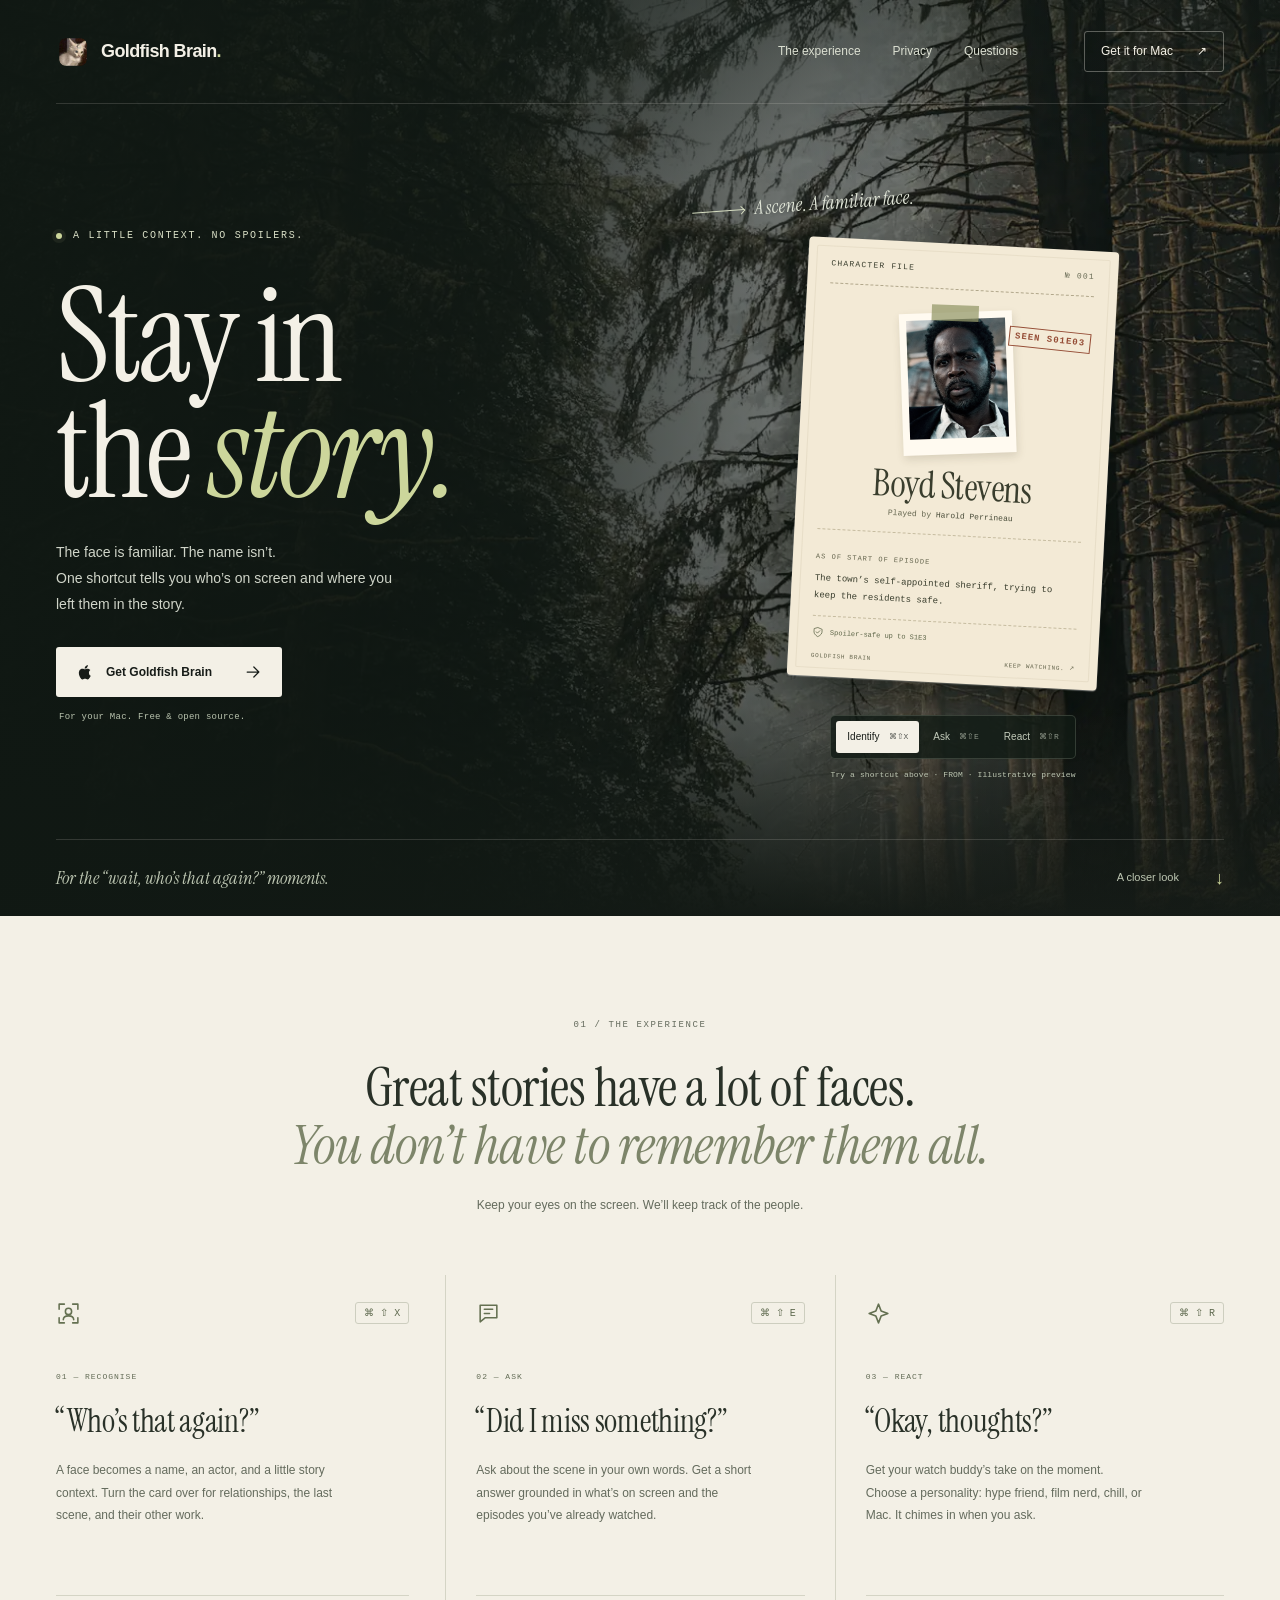
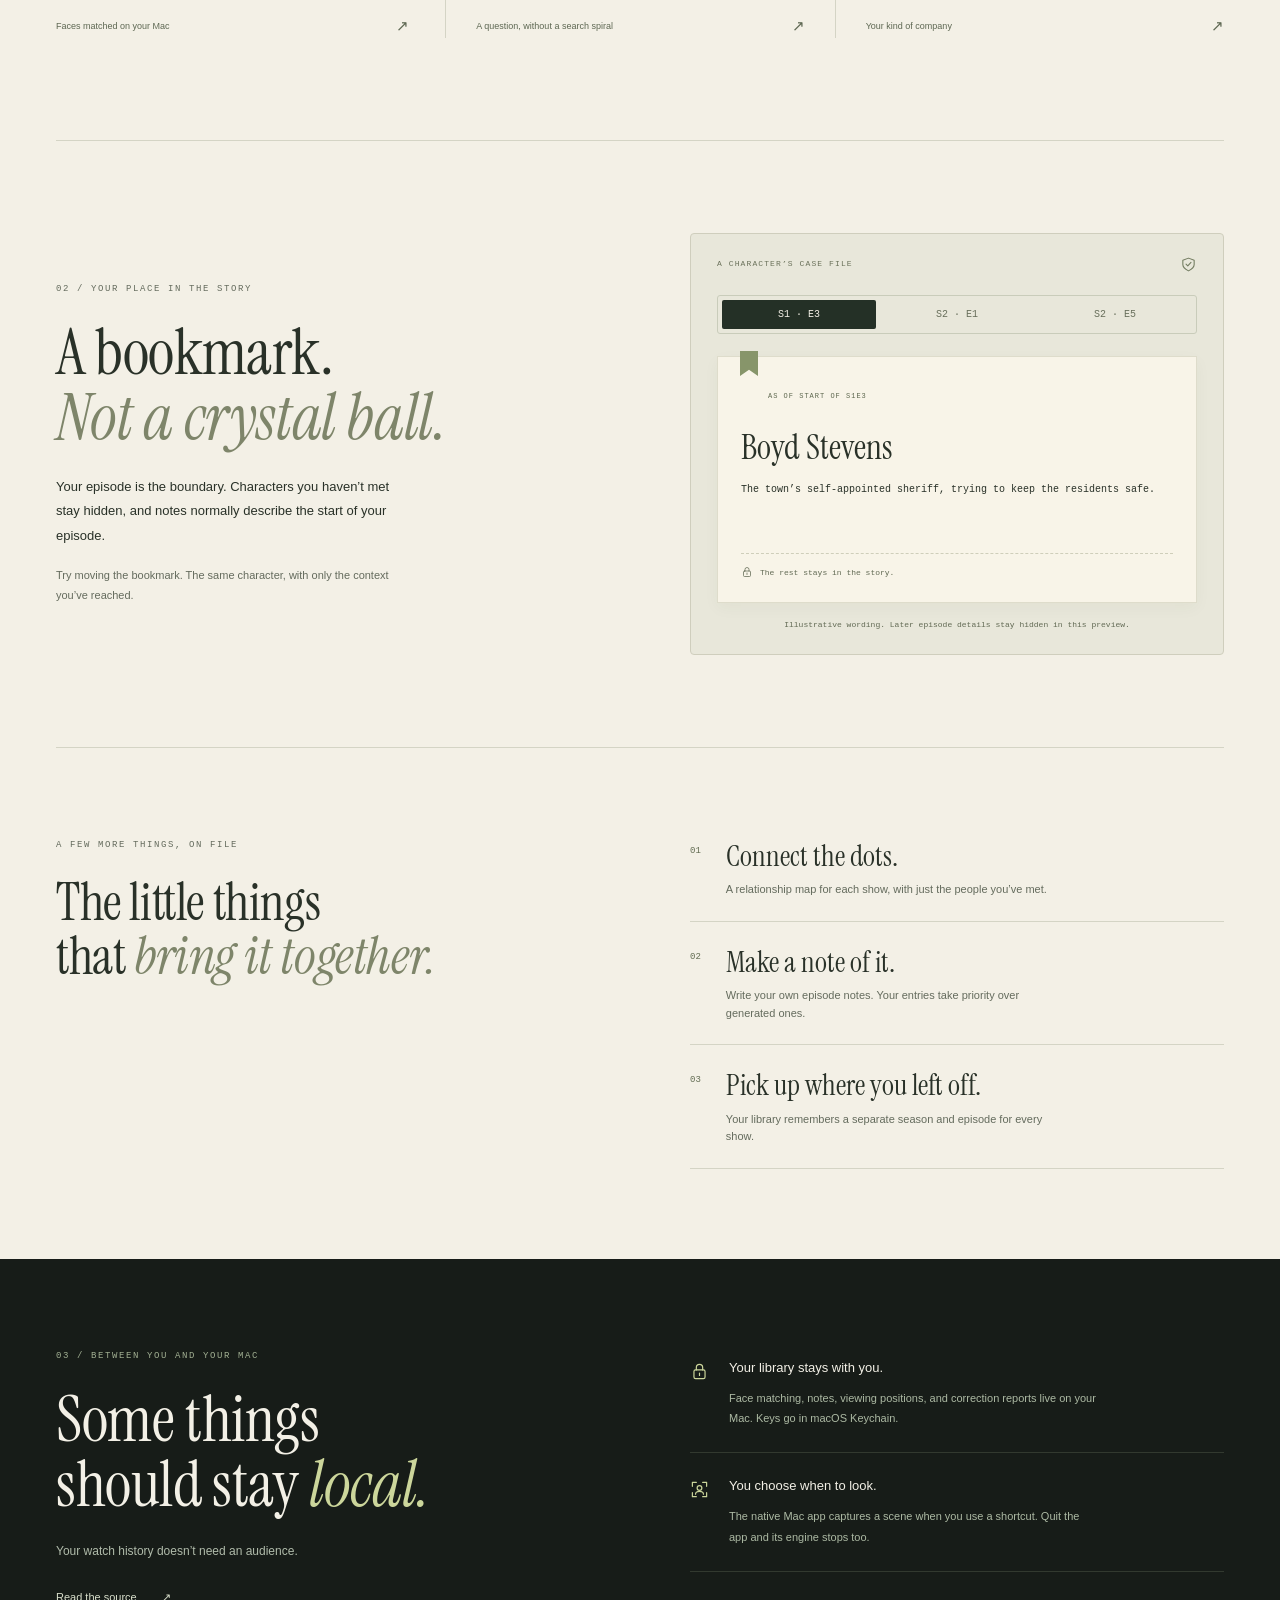
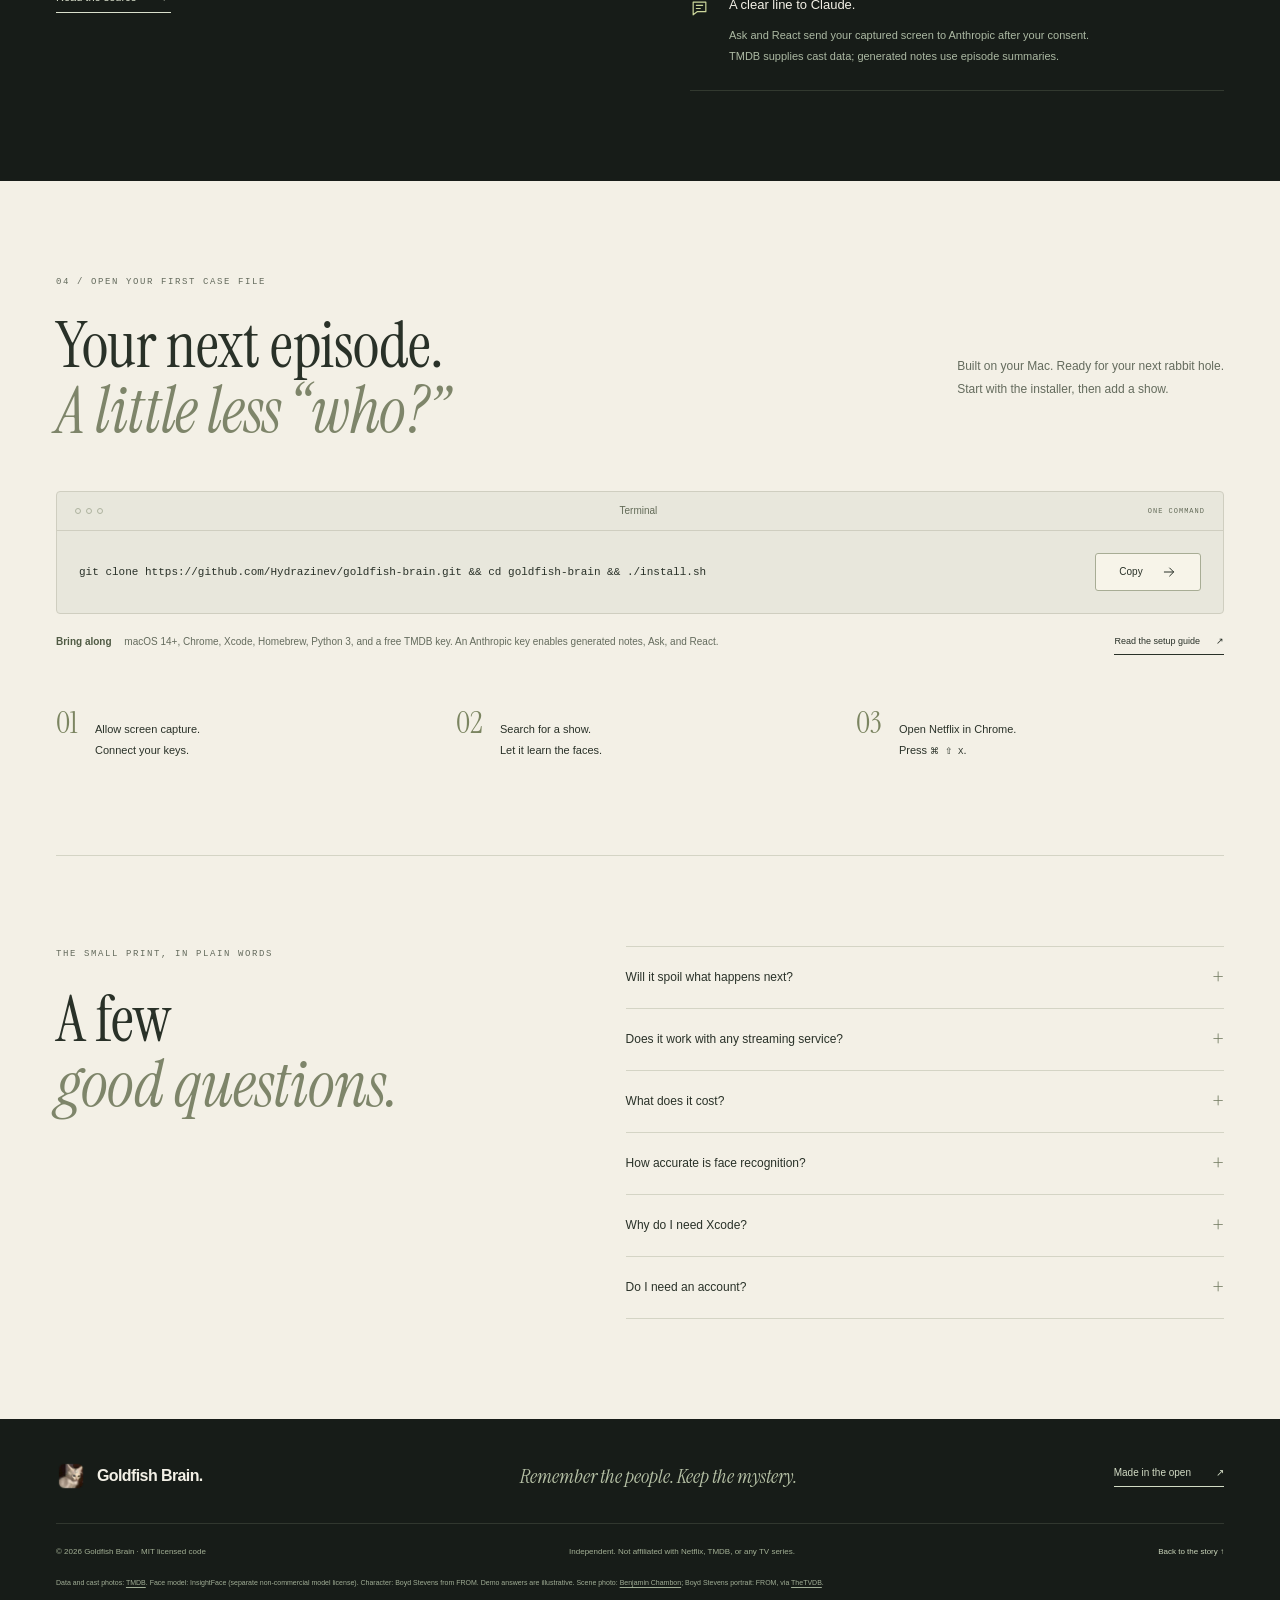
<file: site/index.html>
<!doctype html>
<html lang="en">
<head>
<meta charset="utf-8">
<meta name="viewport" content="width=device-width, initial-scale=1">
<meta name="theme-color" content="#171c18">
<title>Goldfish Brain — Stay in the story.</title>
<meta name="description" content="A little context, without the spoilers. Identify characters, ask about a scene, or get your watch buddy’s take. Goldfish Brain runs on your Mac.">
<meta property="og:title" content="Goldfish Brain — Stay in the story.">
<meta property="og:description" content="Remember the people. Keep the mystery. Your spoiler-safe watching companion for Mac.">
<meta property="og:type" content="website">
<meta property="og:image" content="https://hydrazinev.github.io/goldfish-brain/logo.png">
<link rel="icon" type="image/png" href="favicon.png">
<link rel="apple-touch-icon" href="logo.png">
<link rel="preload" href="fonts/instrument-serif-regular.ttf" as="font" type="font/ttf" crossorigin>
<link rel="preload" href="images/forest-road.webp" as="image" fetchpriority="high">
<link rel="stylesheet" href="style.css">
<script src="app.js" defer></script>
</head>
<body>
<a class="skip-link" href="#main">Skip to content</a>
<svg class="svg-library" xmlns="http://www.w3.org/2000/svg" aria-hidden="true">
<symbol id="arrow" viewBox="0 0 24 24"><path d="M5 12h14M13 6l6 6-6 6"/></symbol>
<symbol id="shield" viewBox="0 0 24 24"><path d="m12 3 8 3v6c0 5-8 9-8 9s-8-4-8-9V6z"/><path d="m8.5 11.5 2.5 2.5 4.5-5"/></symbol>
<symbol id="scan" viewBox="0 0 24 24"><path d="M8 3H3v5m13-5h5v5M3 16v5h5m13-5v5h-5"/><circle cx="12" cy="10" r="3"/><path d="M7 18c0-5 10-5 10 0"/></symbol>
<symbol id="chat" viewBox="0 0 24 24"><path d="M4 4h16v12H9l-5 4z"/><path d="M8 8h8m-8 4h5"/></symbol>
<symbol id="spark" viewBox="0 0 24 24"><path d="m12 3 2.5 6.5L21 12l-6.5 2.5L12 21l-2.5-6.5L3 12l6.5-2.5z"/></symbol>
<symbol id="lock" viewBox="0 0 24 24"><rect x="5" y="10" width="14" height="11" rx="2"/><path d="M8 10V7a4 4 0 0 1 8 0v3m-4 4v3"/></symbol>
<symbol id="apple" viewBox="0 0 24 24"><path fill="currentColor" stroke="none" d="M16.7 12.8c0-2 1.6-3 1.7-3.1-1-1.5-2.6-1.7-3.2-1.7-1.4-.1-2.7.8-3.4.8-.7 0-1.7-.8-2.9-.7-1.5 0-2.8.8-3.6 2.1-1.5 2.6-.4 6.5 1.1 8.6.7 1 1.5 2.2 2.7 2.1 1.1 0 1.5-.7 2.9-.7s1.8.7 3 .7 1.9-1 2.6-2c.8-1.2 1.2-2.4 1.2-2.5-.1 0-2.1-.8-2.1-3.6ZM14.5 6.6c.6-.8 1.1-1.8 1-2.9-1 .1-2.1.7-2.8 1.5-.6.7-1.2 1.8-1 2.8 1 .1 2.1-.5 2.8-1.4Z"/></symbol>
</svg>
<main id="main">
<div class="opening">
<header class="site-header wrap">
<a class="brand" href="#" aria-label="Goldfish Brain home"><img src="logo.png" alt="" width="34" height="34"><span>Goldfish Brain<span class="brand-period">.</span></span></a>
<nav aria-label="Main navigation"><a href="#experience">The experience</a><a href="#privacy">Privacy</a><a href="#questions">Questions</a></nav>
<a class="header-cta" href="#install">Get it for Mac <span aria-hidden="true">↗</span></a>
</header>
<section class="hero wrap" aria-labelledby="hero-title">
<div class="hero-copy">
<p class="eyebrow"><span class="live-dot"></span> A little context. No spoilers.</p>
<h1 id="hero-title">Stay in<br> the <em>story.</em></h1>
<p class="hero-description">The face is familiar. The name isn’t.<br> One shortcut tells you who’s on screen and where you left them in the story.</p>
<a class="button button-cream" href="#install"><svg class="icon" aria-hidden="true"><use href="#apple"/></svg> Get Goldfish Brain <svg class="icon button-arrow" aria-hidden="true"><use href="#arrow"/></svg></a>
<p class="hero-small">For your Mac. Free &amp; open source.</p>
</div>
<div class="hero-demo" aria-label="Interactive illustration of the Goldfish Brain character card">
<div class="scene-label"><span class="scene-line"></span> A scene. A familiar face.</div>
<div class="dossier" id="demo-card">
<div class="paper-header"><span id="card-label">Character file</span><span class="file-number">№ 001</span></div>
<div id="identify-demo" class="demo-view">
<div class="portrait-wrap"><div class="tape" aria-hidden="true"></div><img src="images/boyd-stevens.jpg" alt="Harold Perrineau as Boyd Stevens in FROM" width="300" height="450"><span class="stamp">SEEN S01E03</span></div>
<h2>Boyd Stevens</h2><p class="actor">Played by <strong>Harold Perrineau</strong></p>
<div class="file-note"><span class="tiny-label">As of start of episode</span><p>The town’s self-appointed sheriff, trying to keep the residents safe.</p></div>
<div class="safe-line"><svg class="icon" aria-hidden="true"><use href="#shield"/></svg> Spoiler-safe up to S1E3</div>
</div>
<div id="ask-demo" class="demo-view text-demo" hidden>
<svg class="demo-symbol icon" aria-hidden="true"><use href="#chat"/></svg><p class="tiny-label">You asked</p><h2>“Who’s keeping<br> everyone safe?”</h2>
<div class="file-note"><span class="tiny-label">A little context</span><p>Boyd is the town’s self-appointed sheriff. He tries to keep order and help the residents stay safe.</p></div>
<div class="safe-line"><svg class="icon" aria-hidden="true"><use href="#shield"/></svg> Spoiler-safe up to S1E3</div>
</div>
<div id="react-demo" class="demo-view text-demo" hidden>
<svg class="demo-symbol icon" aria-hidden="true"><use href="#spark"/></svg><p class="tiny-label">Your watch buddy, Alex</p><h2>That’s the<br> sheriff face.</h2>
<div class="file-note"><span class="tiny-label">Alex says</span><p>Boyd looks like someone who’s already had a very long day.</p></div>
<div class="safe-line"><svg class="icon" aria-hidden="true"><use href="#shield"/></svg> Spoiler-safe up to S1E3</div>
</div>
<div class="paper-footer"><span>GOLDFISH BRAIN</span><span>Keep watching. ↗</span></div>
</div>
<div class="demo-switcher" role="group" aria-label="Preview a shortcut">
<button class="demo-button" type="button" data-demo="identify" aria-pressed="true">Identify <kbd>⌘⇧X</kbd></button>
<button class="demo-button" type="button" data-demo="ask" aria-pressed="false">Ask <kbd>⌘⇧E</kbd></button>
<button class="demo-button" type="button" data-demo="react" aria-pressed="false">React <kbd>⌘⇧R</kbd></button>
</div>
<p class="demo-caption">Try a shortcut above · FROM · Illustrative preview</p>
<span id="demo-announcement" class="sr-only" role="status"></span>
</div>
</section>
<div class="hero-bottom wrap"><p>For the “wait, who’s that again?” moments.</p><a href="#experience">A closer look <span aria-hidden="true">↓</span></a></div>
</div>
<div class="paper-body">
<section class="intro wrap" id="experience" aria-labelledby="intro-title">
<p class="section-index">01 / THE EXPERIENCE</p><h2 id="intro-title">Great stories have a lot of faces.<br> <em>You don’t have to remember them all.</em></h2><p>Keep your eyes on the screen. We’ll keep track of the people.</p>
</section>
<section class="shortcuts wrap" aria-label="The three Goldfish Brain shortcuts">
<article class="shortcut"><div class="shortcut-top"><svg class="icon" aria-hidden="true"><use href="#scan"/></svg><kbd>⌘ ⇧ X</kbd></div><span class="tiny-label">01 — Recognise</span><h3>“Who’s that again?”</h3><p>A face becomes a name, an actor, and a little story context. Turn the card over for relationships, the last scene, and their other work.</p><span class="shortcut-foot">Faces matched on your Mac <span aria-hidden="true">↗</span></span></article>
<article class="shortcut"><div class="shortcut-top"><svg class="icon" aria-hidden="true"><use href="#chat"/></svg><kbd>⌘ ⇧ E</kbd></div><span class="tiny-label">02 — Ask</span><h3>“Did I miss something?”</h3><p>Ask about the scene in your own words. Get a short answer grounded in what’s on screen and the episodes you’ve already watched.</p><span class="shortcut-foot">A question, without a search spiral <span aria-hidden="true">↗</span></span></article>
<article class="shortcut"><div class="shortcut-top"><svg class="icon" aria-hidden="true"><use href="#spark"/></svg><kbd>⌘ ⇧ R</kbd></div><span class="tiny-label">03 — React</span><h3>“Okay, thoughts?”</h3><p>Get your watch buddy’s take on the moment. Choose a personality: hype friend, film nerd, chill, or Mac. It chimes in when you ask.</p><span class="shortcut-foot">Your kind of company <span aria-hidden="true">↗</span></span></article>
</section>
<section class="spoiler-section wrap" aria-labelledby="spoiler-title">
<div class="spoiler-copy"><p class="section-index">02 / YOUR PLACE IN THE STORY</p><h2 id="spoiler-title">A bookmark.<br> <em>Not a crystal ball.</em></h2><p>Your episode is the boundary. Characters you haven’t met stay hidden, and notes normally describe the start of your episode.</p><p class="muted-copy">Try moving the bookmark. The same character, with only the context you’ve reached.</p></div>
<div class="bookmark-demo"><div class="bookmark-heading"><span class="tiny-label">A character’s case file</span><svg class="icon" aria-hidden="true"><use href="#shield"/></svg></div>
<div class="episode-buttons" role="group" aria-label="Choose the illustrative viewing position"><button type="button" data-episode="0" aria-pressed="true">S1 · E3</button><button type="button" data-episode="1" aria-pressed="false">S2 · E1</button><button type="button" data-episode="2" aria-pressed="false">S2 · E5</button></div>
<div class="bookmark-note" aria-live="polite" aria-atomic="true"><span class="tiny-label" id="episode-boundary">AS OF START OF S1E3</span><h3>Boyd Stevens</h3><p id="episode-note">The town’s self-appointed sheriff, trying to keep the residents safe.</p><span class="sealed-note"><svg class="icon" aria-hidden="true"><use href="#lock"/></svg> The rest stays in the story.</span></div>
<p class="illustration-note">Illustrative wording. Later episode details stay hidden in this preview.</p></div>
</section>
<section class="extras wrap" aria-labelledby="extras-title"><div><p class="section-index">A FEW MORE THINGS, ON FILE</p><h2 id="extras-title">The little things<br> that <em>bring it together.</em></h2></div><div class="extras-list"><article><span>01</span><div><h3>Connect the dots.</h3><p>A relationship map for each show, with just the people you’ve met.</p></div></article><article><span>02</span><div><h3>Make a note of it.</h3><p>Write your own episode notes. Your entries take priority over generated ones.</p></div></article><article><span>03</span><div><h3>Pick up where you left off.</h3><p>Your library remembers a separate season and episode for every show.</p></div></article></div></section>
<section class="privacy-section" id="privacy" aria-labelledby="privacy-title"><div class="wrap privacy-layout"><div><p class="section-index">03 / BETWEEN YOU AND YOUR MAC</p><h2 id="privacy-title">Some things<br> should stay <em>local.</em></h2><p>Your watch history doesn’t need an audience.</p><a class="text-link" href="https://github.com/Hydrazinev/goldfish-brain">Read the source <span aria-hidden="true">↗</span></a></div><div class="privacy-facts"><article><svg class="icon" aria-hidden="true"><use href="#lock"/></svg><div><h3>Your library stays with you.</h3><p>Face matching, notes, viewing positions, and correction reports live on your Mac. Keys go in macOS Keychain.</p></div></article><article><svg class="icon" aria-hidden="true"><use href="#scan"/></svg><div><h3>You choose when to look.</h3><p>The native Mac app captures a scene when you use a shortcut. Quit the app and its engine stops too.</p></div></article><article><svg class="icon" aria-hidden="true"><use href="#chat"/></svg><div><h3>A clear line to Claude.</h3><p>Ask and React send your captured screen to Anthropic after your consent. TMDB supplies cast data; generated notes use episode summaries.</p></div></article></div></div></section>
<section class="install-section wrap" id="install" aria-labelledby="install-title">
<p class="section-index">04 / OPEN YOUR FIRST CASE FILE</p><div class="install-heading"><h2 id="install-title">Your next episode.<br> <em>A little less “who?”</em></h2><p>Built on your Mac. Ready for your next rabbit hole.<br> Start with the installer, then add a show.</p></div>
<div class="install-box"><div class="terminal-bar"><span class="terminal-dots" aria-hidden="true"><i></i><i></i><i></i></span><span>Terminal</span><span class="tiny-label">ONE COMMAND</span></div><div class="command-row"><code id="install-command">git clone https://github.com/Hydrazinev/goldfish-brain.git &amp;&amp; cd goldfish-brain &amp;&amp; ./install.sh</code><button type="button" class="copy-button" id="copy-command">Copy <svg class="icon" aria-hidden="true"><use href="#arrow"/></svg></button></div><p class="copy-status" id="copy-status" role="status"></p></div>
<div class="install-details"><p><strong>Bring along</strong> macOS 14+, Chrome, Xcode, Homebrew, Python 3, and a free TMDB key. An Anthropic key enables generated notes, Ask, and React.</p><a class="text-link" href="https://github.com/Hydrazinev/goldfish-brain#install-one-command">Read the setup guide <span aria-hidden="true">↗</span></a></div>
<ol class="setup-steps"><li><span>01</span><p>Allow screen capture.<br> Connect your keys.</p></li><li><span>02</span><p>Search for a show.<br> Let it learn the faces.</p></li><li><span>03</span><p>Open Netflix in Chrome.<br> Press <kbd>⌘ ⇧ X</kbd>.</p></li></ol>
</section>
<section class="faq-section wrap" id="questions" aria-labelledby="faq-title"><div><p class="section-index">THE SMALL PRINT, IN PLAIN WORDS</p><h2 id="faq-title">A few<br> <em>good questions.</em></h2></div><div class="questions">
<details><summary>Will it spoil what happens next?<span aria-hidden="true">+</span></summary><p>It’s designed around your viewing position. Later characters stay hidden, and notes use the start of your episode unless late playback progress is available. Keep your saved episode accurate. AI-generated text can make mistakes.</p></details>
<details><summary>Does it work with any streaming service?<span aria-hidden="true">+</span></summary><p>Automatic episode detection is built for Netflix in Google Chrome. On other capturable video, face matching can still work with the show and episode set manually. DRM or browser settings can prevent screenshots.</p></details>
<details><summary>What does it cost?<span aria-hidden="true">+</span></summary><p>The app is free and open source, and TMDB offers a free API key. Generated notes, Ask, and React use your own Anthropic API key and incur usage charges. Face matching runs locally.</p></details>
<details><summary>How accurate is face recognition?<span aria-hidden="true">+</span></summary><p>Small, dark, obscured, or turned faces can be missed or matched incorrectly. The “Wrong?” and “Missed someone” controls save local reports to help investigate recognition problems.</p></details>
<details><summary>Why do I need Xcode?<span aria-hidden="true">+</span></summary><p>The installer builds the native app on your Mac. You need the full Xcode app, its accepted license, Homebrew for XcodeGen, and Python 3. Keep the cloned project folder in place; the app uses its Python engine.</p></details>
<details><summary>Do I need an account?<span aria-hidden="true">+</span></summary><p>There’s no Goldfish Brain account or hosted backend. You use your own TMDB key and, optionally, an Anthropic API key. Your library stays on your computer.</p></details>
</div></section>
</div>
</main>
<footer class="site-footer"><div class="wrap"><div class="footer-top"><a class="brand" href="#"><img src="logo.png" alt="" width="30" height="30"><span>Goldfish Brain.</span></a><p>Remember the people. Keep the mystery.</p><a class="text-link" href="https://github.com/Hydrazinev/goldfish-brain">Made in the open <span aria-hidden="true">↗</span></a></div><div class="footer-bottom"><p>© 2026 Goldfish Brain · MIT licensed code</p><p>Independent. Not affiliated with Netflix, TMDB, or any TV series.</p><a href="#" aria-label="Back to top">Back to the story ↑</a></div><p class="credits">Data and cast photos: <a href="https://www.themoviedb.org/">TMDB</a>. Face model: InsightFace (separate non-commercial model license). Character: Boyd Stevens from FROM. Demo answers are illustrative. Scene photo: <a href="https://unsplash.com/photos/a-road-winds-through-a-foggy-dark-forest-vhA_N-0KDZw">Benjamin Chambon</a>; Boyd Stevens portrait: FROM, via <a href="https://thetvdb.com/series/from/people/66179586">TheTVDB</a>.</p></div></footer>
</body>
</html>
</file>
<file: site/style.css>
@font-face{font-family:Instrument;src:url("fonts/instrument-serif-regular.ttf") format("truetype");font-style:normal;font-weight:400;font-display:swap}
@font-face{font-family:Instrument;src:url("fonts/instrument-serif-italic.ttf") format("truetype");font-style:italic;font-weight:400;font-display:swap}
:root{--forest:#171c18;--forest-soft:#243026;--paper:#f3f0e6;--sheet:#eae6d9;--ink:#293128;--muted:#646b5d;--olive:#ccd69b;--line:#d4d4c5;--red:#954d36;--serif:Instrument,Georgia,"Times New Roman",serif;--sans:-apple-system,BlinkMacSystemFont,"Segoe UI",sans-serif;--mono:"SFMono-Regular",Consolas,"Liberation Mono",monospace;--ease:cubic-bezier(.23,1,.32,1)}
*{box-sizing:border-box}
html{scroll-behavior:smooth;scroll-padding-top:26px}
body{margin:0;background:var(--forest);color:var(--ink);font-family:var(--sans);font-size:15px;line-height:1.6;-webkit-font-smoothing:antialiased}
button,a{-webkit-tap-highlight-color:transparent}
a{color:inherit}
button{font:inherit;color:inherit;cursor:pointer}
button:disabled{cursor:wait}
button:focus-visible,a:focus-visible,summary:focus-visible{outline:2px solid var(--red);outline-offset:6px}
.opening :focus-visible,.privacy-section :focus-visible,.site-footer :focus-visible{outline-color:var(--olive)}
button:active,.button:active{transform:translateY(1px)}
.wrap{width:min(1200px,calc(100% - 112px));margin-inline:auto}
.icon{width:22px;height:22px;fill:none;stroke:currentColor;stroke-width:1.5;stroke-linecap:round;stroke-linejoin:round;flex-shrink:0}
.svg-library{position:absolute;width:0;height:0;overflow:hidden}
.sr-only{position:absolute;width:1px;height:1px;padding:0;margin:-1px;overflow:hidden;clip:rect(0,0,0,0);white-space:nowrap;border:0}
.skip-link{position:fixed;top:12px;left:12px;padding:10px 16px;background:var(--paper);color:var(--forest);z-index:100;transform:translateY(-150%)}
.skip-link:focus{transform:none}
[hidden]{display:none!important}
h1,h2,h3,p{margin:0}
h1,h2,h3,em{font-weight:400}
.opening{position:relative;isolation:isolate;color:var(--paper);background:var(--forest);overflow:hidden}
.opening:before{content:"";position:absolute;inset:0;z-index:-2;background:url("images/forest-road.webp") center 58%/cover no-repeat;opacity:.7}
.opening:after{content:"";position:absolute;inset:0;z-index:-1;background:linear-gradient(90deg,rgba(16,24,19,.96) 0%,rgba(16,24,19,.8) 38%,rgba(16,24,19,.24) 75%,rgba(16,24,19,.34)),linear-gradient(0deg,var(--forest),transparent 23%,transparent 80%,rgba(16,24,19,.4))}
.site-header{height:104px;display:flex;align-items:center;justify-content:space-between;gap:30px;border-bottom:1px solid #f3f0e626}
.brand{display:inline-flex;align-items:center;gap:11px;font-size:18px;font-weight:550;letter-spacing:-.6px;text-decoration:none;white-space:nowrap}
.brand img{border-radius:9px;object-fit:cover}
.brand-period{color:var(--olive)}
.site-header nav{display:flex;gap:32px;align-items:center;margin-left:auto;margin-right:36px}
.site-header nav a{font-size:12px;color:#dbdfd1;text-decoration:none}
.header-cta{display:flex;gap:24px;align-items:center;padding:10px 16px;border:1px solid #f3f0e655;border-radius:3px;text-decoration:none;font-size:12px}
.hero{min-height:735px;display:grid;grid-template-columns:1.1fr 1fr;align-items:center;gap:30px;padding-block:62px 52px}
.eyebrow,.section-index,.tiny-label{font-family:var(--mono);text-transform:uppercase;font-size:10px;letter-spacing:1.7px;font-weight:400}
.eyebrow{display:flex;align-items:center;gap:11px;color:#d9dfc6;font-size:10px}
.live-dot{width:6px;height:6px;border-radius:50%;background:var(--olive);box-shadow:0 0 0 4px #ccd69b12}
h1{font-family:var(--serif);font-size:clamp(100px,10.3vw,148px);line-height:.88;letter-spacing:-3px;margin:34px 0 30px}
h1 em{color:var(--olive)}
.hero-description{font-size:14px;line-height:1.85;max-width:345px;color:#d0d5c9}
.button{display:inline-flex;align-items:center;justify-content:center;gap:11px;border-radius:3px;min-height:50px;padding:0 19px;font-size:12px;font-weight:550;text-decoration:none;transition:background-color 160ms ease,transform 160ms var(--ease)}
.button-cream{color:var(--forest);background:var(--paper);margin-top:29px}
.button .icon{width:20px;height:20px}
.button-arrow{margin-left:20px}
.hero-small{font-family:var(--mono);font-size:9px;letter-spacing:.25px;color:#b8c2ad;margin:13px 0 0 3px}
.hero-demo{position:relative;display:flex;flex-direction:column;align-items:center;justify-content:center;padding-top:16px}
.scene-label{align-self:flex-start;margin:0 0 23px 10px;display:flex;align-items:center;gap:10px;font-family:var(--serif);font-size:19px;font-style:italic;color:#e0e5d7;transform:rotate(-4deg)}
.scene-line{display:block;width:52px;height:1px;background:#d5dcc0;position:relative}
.scene-line:after{content:"";position:absolute;right:0;top:-2px;width:5px;height:5px;border-top:1px solid #d5dcc0;border-right:1px solid #d5dcc0;transform:rotate(45deg)}
.dossier{width:310px;min-height:426px;background:#f3ead6;color:#393d2d;padding:20px 23px 15px;border-radius:4px;box-shadow:0 30px 50px -15px #050b0799,0 1px 1px #fff7;transform:rotate(3deg);position:relative}
.dossier:before{content:"";position:absolute;inset:8px;border:1px solid #a69c7c26;border-radius:2px;pointer-events:none}
.paper-header,.paper-footer{display:flex;justify-content:space-between;gap:10px;font-family:var(--mono);font-size:8px;letter-spacing:1.2px;text-transform:uppercase;position:relative}
.paper-header{padding-bottom:12px;border-bottom:1px dashed #b1a78b}
.file-number{color:#686b55}
.portrait-wrap{position:relative;width:113px;height:142px;background:#fffaf0;padding:7px 7px 16px;margin:22px auto 12px;box-shadow:1px 4px 8px #413a2526;transform:rotate(-5deg)}
.portrait-wrap img{display:block;width:100%;height:100%;object-fit:cover;object-position:center 34%;filter:saturate(.45)}
.tape{position:absolute;top:-7px;left:33px;width:47px;height:16px;background:#969a6bbf;transform:rotate(4deg);z-index:1}
.stamp{position:absolute;right:-78px;top:21px;font-family:var(--mono);font-size:9px;letter-spacing:1px;font-weight:600;border:1.5px solid var(--red);color:var(--red);padding:2px 5px;transform:rotate(8deg);background:#f3ead6e6}
.dossier h2{text-align:center;font-family:var(--serif);font-size:37px;line-height:1.12;letter-spacing:-.5px}
.actor{text-align:center;font-family:var(--mono);font-size:8px;color:#64654f;margin-top:3px}
.actor strong{color:#474a37;font-weight:400}
.file-note{padding-block:12px;margin-top:12px;border-block:1px dashed #c6bca0}
.file-note .tiny-label{font-size:7px;letter-spacing:1px;color:#65654e}
.file-note p{font-family:var(--mono);font-size:9px;line-height:1.85;margin-top:5px}
.safe-line{display:flex;align-items:center;gap:6px;font-family:var(--mono);font-size:7px;color:#5d6548;margin-top:10px}
.safe-line .icon{width:12px;height:12px}
.paper-footer{font-size:6px;letter-spacing:.7px;padding-top:13px;color:#66664e}
.text-demo{min-height:335px;padding-top:19px}
.demo-symbol{width:32px;height:32px;color:#7d8660;margin-bottom:19px}
.text-demo>.tiny-label{font-size:7px;letter-spacing:1px;display:block;margin-bottom:10px}
.text-demo h2{text-align:left;font-size:39px;line-height:1}
.text-demo .file-note{margin-top:22px}
.text-demo .file-note p{font-size:10px;line-height:1.9}
.text-demo .safe-line{margin-top:16px}
.demo-switcher{margin-top:32px;display:flex;gap:3px;position:relative;padding:5px;background:#111b15c9;border:1px solid #b0bba238;border-radius:5px}
.demo-button{border:0;padding:8px 11px;background:none;color:#c2caba;border-radius:3px;font-size:10px;display:flex;align-items:center;gap:9px;transition:background-color 160ms ease,color 160ms ease}
.demo-button[aria-pressed=true]{background:var(--paper);color:var(--forest)}
.demo-button kbd{font:8px var(--mono);opacity:.7}
.demo-caption{margin-top:11px;font:8px var(--mono);color:#bdc6b2;letter-spacing:.1px;text-align:center}
.hero-bottom{border-top:1px solid #f3f0e626;display:flex;justify-content:space-between;align-items:center;min-height:77px;color:#bdc6b2;font-size:11px}
.hero-bottom p{font-family:var(--serif);font-style:italic;font-size:18px}
.hero-bottom a{text-decoration:none;display:flex;gap:36px;align-items:center}
.hero-bottom a span{color:var(--olive);font-size:18px}
.paper-body{background:var(--paper)}
.section-index{font-size:9px;letter-spacing:1.6px;color:var(--muted)}
.intro{text-align:center;padding-top:102px;padding-bottom:60px}
.intro h2{font-family:var(--serif);font-size:clamp(36px,4.2vw,58px);line-height:1.08;letter-spacing:-.5px;margin-top:27px}
.intro h2 em{color:#7d856a}
.intro>p:last-child{font-size:12px;color:var(--muted);margin-top:20px}
.shortcuts{display:grid;grid-template-columns:repeat(3,1fr);padding-bottom:102px}
.shortcut{padding:26px 30px 0;border-left:1px solid var(--line)}
.shortcut:first-child{padding-left:0;border:0;padding-right:36px}
.shortcut:last-child{padding-right:0}
.shortcut-top{display:flex;justify-content:space-between;align-items:center;margin-bottom:36px}
.shortcut-top .icon{width:25px;height:25px;color:#647051}
.shortcut-top kbd{border:1px solid #cdcebf;border-radius:3px;padding:4px 8px;font:10px var(--mono);color:#5e694e}
.shortcut>.tiny-label{font-size:8px;color:#626b55;letter-spacing:1px}
.shortcut h3{font-family:var(--serif);font-size:32px;margin-block:10px 12px;letter-spacing:-.3px}
.shortcut>p{font-size:12px;line-height:1.9;color:var(--muted);min-height:114px;max-width:280px}
.shortcut-foot{display:flex;justify-content:space-between;align-items:center;padding-top:18px;border-top:1px solid var(--line);font-size:9px;color:#5d6752;margin-top:22px}
.shortcut-foot>span{font-size:15px}
.spoiler-section{padding-block:92px;display:grid;grid-template-columns:1fr 1fr;gap:100px;border-block:1px solid var(--line);align-items:center}
.spoiler-copy h2,.extras h2,.privacy-section h2,.install-section h2,.faq-section h2{font-family:var(--serif);font-size:clamp(44px,5vw,68px);line-height:1.02;letter-spacing:-.4px;margin-block:24px}
.spoiler-copy h2 em,.extras h2 em,.install-section h2 em,.faq-section h2 em{color:#7e856a}
.spoiler-copy>p:not(.section-index){font-size:13px;line-height:1.9;max-width:340px}
.muted-copy{color:var(--muted);margin-top:16px;font-size:11px!important}
.bookmark-demo{background:#e8e7da;border:1px solid #cfcebd;border-radius:4px;padding:22px 26px}
.bookmark-heading{display:flex;justify-content:space-between;align-items:center;margin-bottom:22px}
.bookmark-heading .tiny-label{font-size:8px;letter-spacing:1.1px;color:#6a715a}
.bookmark-heading>.icon{width:17px;height:17px;color:#717b5f}
.episode-buttons{display:flex;border:1px solid #c9ccba;border-radius:3px;padding:4px;gap:4px}
.episode-buttons button{flex:1;border:0;background:none;font:10px var(--mono);padding:9px 2px;border-radius:2px;color:#686f5b}
.episode-buttons button[aria-pressed=true]{background:var(--forest-soft);color:var(--paper)}
.bookmark-note{position:relative;background:#f8f4e8;margin-top:22px;padding:24px 23px;border:1px solid #dedccb;box-shadow:0 5px 15px #3a42240a;min-height:207px}
.bookmark-note:before{content:"";position:absolute;top:0;left:22px;width:18px;height:25px;background:#87956a;clip-path:polygon(0 0,100% 0,100% 100%,50% 75%,0 100%);transform:translateY(-6px)}
.bookmark-note .tiny-label{font-size:7px;letter-spacing:1px;margin-left:27px;color:#5d674e}
.bookmark-note h3{font-family:var(--serif);font-size:34px;margin-top:16px}
.bookmark-note>p{font:10px/1.9 var(--mono);min-height:58px;margin-top:5px}
.sealed-note{display:flex;align-items:center;gap:7px;font:8px var(--mono);color:#626a54;padding-top:12px;border-top:1px dashed #cfceba;margin-top:15px}
.sealed-note .icon{width:12px;height:12px}
.illustration-note{font:8px/1.6 var(--mono);text-align:center;color:#626a54;margin-top:16px}
.extras{padding-block:90px;display:grid;grid-template-columns:1fr 1fr;gap:100px;align-items:start}
.extras h2{font-size:52px}
.extras-list article{display:flex;gap:25px;border-bottom:1px solid var(--line);padding-block:22px}
.extras-list article:first-child{padding-top:0}
.extras-list article>span{font:9px var(--mono);color:#626c52;padding-top:8px}
.extras-list h3{font-family:var(--serif);font-size:29px;line-height:1.25}
.extras-list p{color:var(--muted);font-size:11px;margin-top:7px;max-width:340px}
.privacy-section{background:var(--forest);color:var(--paper);padding-block:90px}
.privacy-layout{display:grid;grid-template-columns:1fr 1fr;gap:100px}
.privacy-section .section-index{color:#a2b093}
.privacy-section h2 em{color:var(--olive)}
.privacy-layout>div>p:not(.section-index){font-size:12px;color:#b0bbaa}
.text-link{display:inline-flex;align-items:center;gap:25px;text-decoration:none;font-size:11px;padding-bottom:5px;border-bottom:1px solid currentColor}
.privacy-layout .text-link{margin-top:28px;color:#dae0cc}
.privacy-facts{padding-top:9px}
.privacy-facts article{display:flex;gap:20px;padding-block:23px;border-bottom:1px solid #a4b29030}
.privacy-facts article:first-child{padding-top:0}
.privacy-facts .icon{width:19px;height:19px;margin-top:4px;color:var(--olive)}
.privacy-facts h3{font-size:13px;font-weight:500}
.privacy-facts p{font-size:11px;line-height:1.9;color:#acb9a3;margin-top:9px;max-width:370px}
.install-section{padding-block:94px;border-bottom:1px solid var(--line)}
.install-heading{display:flex;align-items:center;justify-content:space-between;gap:50px}
.install-heading>p{font-size:12px;color:var(--muted);max-width:325px;line-height:1.9}
.install-box{margin-top:24px;background:#e8e7dc;border:1px solid #cfcec0;border-radius:4px;overflow:hidden}
.terminal-bar{display:flex;align-items:center;justify-content:space-between;padding:11px 18px;border-bottom:1px solid #cfcec0;font-size:10px;color:#636b58}
.terminal-dots{display:flex;gap:5px;min-width:54px}
.terminal-dots i{display:block;width:6px;height:6px;border:1px solid #aeb39f;border-radius:50%}
.terminal-bar .tiny-label{font-size:7px;letter-spacing:1px}
.command-row{display:flex;align-items:stretch;gap:18px;padding:22px}
.command-row code{font:11px/1.9 var(--mono);align-self:center;overflow-wrap:anywhere;flex:1;min-width:0}
.copy-button{display:flex;align-items:center;justify-content:center;gap:18px;flex-shrink:0;padding:10px 17px;border:1px solid #a8ad95;background:#f7f4e9;border-radius:3px;font-size:10px;min-width:106px}
.copy-button .icon{width:16px;height:16px}
.copy-status:empty{display:none}
.copy-status{font:10px var(--mono);padding:0 22px 18px;color:#586545}
.install-details{display:flex;justify-content:space-between;align-items:flex-start;gap:60px;margin-top:18px}
.install-details p{font-size:10px;line-height:1.9;color:var(--muted);max-width:760px}
.install-details strong{font-weight:550;color:#4f5a44;margin-right:10px}
.install-details .text-link{font-size:9px;flex-shrink:0;gap:16px;margin-top:2px}
.setup-steps{display:grid;grid-template-columns:repeat(3,1fr);gap:32px;padding:0;list-style:none;margin:43px 0 0}
.setup-steps li{display:flex;gap:17px;align-items:baseline}
.setup-steps li>span{font-family:var(--serif);font-size:31px;color:#7b8561}
.setup-steps p{font-size:11px;line-height:1.9}
.setup-steps kbd{font:9px var(--mono)}
.faq-section{display:grid;grid-template-columns:.9fr 1.1fr;gap:80px;padding-block:90px 100px}
.faq-section .section-index{max-width:240px;line-height:1.9}
.questions details{border-bottom:1px solid var(--line);padding:0}
.questions details:first-child{border-top:1px solid var(--line)}
.questions summary{cursor:pointer;list-style:none;font-size:12px;padding:19px 0;display:flex;align-items:center;justify-content:space-between;gap:18px}
.questions summary::-webkit-details-marker{display:none}
.questions summary>span{font:23px/1 var(--serif);color:#717a60}
.questions details[open] summary>span{transform:rotate(45deg)}
.questions details>p{font-size:11px;color:var(--muted);line-height:1.9;padding:0 24px 22px 0}
.site-footer{background:var(--forest);color:var(--paper);padding-block:42px 28px}
.footer-top{display:flex;align-items:center;justify-content:space-between;gap:30px;padding-bottom:32px;border-bottom:1px solid #c3cbb127}
.footer-top>.brand{font-size:16px}
.footer-top>p{font:italic 20px var(--serif);color:#b4bfa4}
.footer-top>.text-link{font-size:10px;color:#d2dbc4}
.footer-bottom{display:flex;justify-content:space-between;gap:20px;margin-top:22px;font-size:8px;color:#a2af94}
.footer-bottom>a{text-decoration:none;color:#cad5ba}
.credits{font-size:7px;line-height:1.9;color:#a0ad95;max-width:1000px;margin-top:18px}
.credits a{text-underline-offset:2px}
@media(hover:hover) and (pointer:fine){.site-header nav a:hover,.hero-bottom a:hover{color:#fff}.header-cta:hover{background:#f3f0e610}.button-cream:hover{background:#dfe5c6}.demo-button:not([aria-pressed=true]):hover{background:#ccd69b18;color:var(--paper)}.episode-buttons button:not([aria-pressed=true]):hover{background:#d5d9c6}.copy-button:hover{background:#dce2c9}.text-link:hover{opacity:.75}.questions summary:hover{color:#68794f}}
@media(min-width:1500px){.hero{min-height:800px}.opening:before{background-position:center 52%}.hero-demo{transform:translateX(20px)}.dossier{width:330px;padding-inline:26px}.portrait-wrap{width:122px;height:151px}.file-note p{font-size:10px}.dossier h2{font-size:40px}}
@media(max-width:1100px){.wrap{width:calc(100% - 72px)}.site-header nav{gap:22px;margin-right:10px}.hero{grid-template-columns:1fr 1fr;gap:20px;min-height:690px}.hero-demo{padding-left:10px}.dossier{width:285px;padding-inline:20px}.scene-label{margin-left:0;font-size:17px}.hero-description{font-size:12px}.demo-button{gap:6px;padding-inline:9px}.shortcut{padding-inline:23px}.shortcut:first-child{padding-right:23px}.shortcut h3{font-size:27px}.shortcut>p{min-height:135px}.spoiler-section,.extras,.privacy-layout{gap:55px}.faq-section{gap:45px}.extras h2{font-size:46px}.install-heading>p{max-width:260px}}
@media(max-width:760px){.wrap{width:calc(100% - 40px)}.site-header{height:78px;gap:15px}.brand{font-size:16px;gap:8px}.brand img{width:29px;height:29px}.site-header nav{display:none}.header-cta{padding:8px 11px;gap:14px;font-size:10px}.hero{grid-template-columns:1fr;padding-block:51px 36px;gap:35px}.hero-copy{text-align:center}.eyebrow{justify-content:center;font-size:8px;letter-spacing:1.3px}h1{font-size:clamp(88px,20vw,128px);line-height:.9;margin-block:27px 24px;letter-spacing:-2px}.hero-description{margin-inline:auto;font-size:12px;max-width:315px}.button-cream{margin-top:23px}.hero-small{font-size:8px}.hero-demo{padding:10px 0 0}.scene-label{align-self:center;margin:0 0 22px -125px}.dossier{width:280px;min-height:418px}.stamp{right:-66px;font-size:8px}.text-demo{min-height:330px}.demo-switcher{margin-top:29px}.demo-button{padding:9px 11px;font-size:10px}.demo-caption{font-size:7px}.hero-bottom{min-height:66px}.hero-bottom p{font-size:14px;max-width:215px}.hero-bottom>a{font-size:9px;gap:14px}.opening:before{background-position:60% 45%;opacity:.55}.opening:after{background:linear-gradient(0deg,var(--forest) 0%,#111a14aa 38%,#111a14bd 75%,#111a14ed)}.intro{padding-top:64px;padding-bottom:38px}.section-index{font-size:8px;letter-spacing:1.3px}.intro h2{font-size:36px;margin-top:20px}.intro>p:last-child{font-size:10px}.shortcuts{grid-template-columns:1fr;padding-bottom:55px}.shortcut,.shortcut:first-child,.shortcut:last-child{padding:27px 0;border:0;border-bottom:1px solid var(--line)}.shortcut:last-child{border-bottom:0;padding-bottom:0}.shortcut-top{margin-bottom:19px}.shortcut h3{font-size:33px;margin-block:9px}.shortcut>p{max-width:100%;min-height:0;font-size:12px}.shortcut-foot{margin-top:20px;padding-top:12px;font-size:9px}.spoiler-section{grid-template-columns:1fr;padding-block:52px;gap:32px}.spoiler-copy h2,.privacy-section h2,.install-section h2,.faq-section h2{font-size:53px;margin-block:20px}.spoiler-copy>p:not(.section-index){max-width:100%;font-size:12px}.bookmark-demo{padding:21px}.bookmark-note{min-height:220px}.bookmark-note>p{min-height:65px;font-size:10px}.extras{grid-template-columns:1fr;padding-block:52px;gap:15px}.extras h2{font-size:47px;margin-block:20px}.extras-list article{gap:20px;padding-block:19px}.extras-list p{font-size:11px;max-width:100%}.privacy-section{padding-block:55px}.privacy-layout{grid-template-columns:1fr;gap:36px}.privacy-facts article{gap:17px}.privacy-facts p{font-size:11px;max-width:100%}.install-section{padding-block:55px}.install-heading{display:block}.install-heading>p{max-width:100%;font-size:11px}.install-box{margin-top:27px}.command-row{display:block;padding:19px}.command-row code{display:block;font-size:10px;line-height:2.05}.copy-button{width:100%;margin-top:18px;padding:10px;justify-content:space-between}.terminal-bar{padding:10px 15px}.install-details{display:block}.install-details .text-link{margin-top:13px}.setup-steps{grid-template-columns:1fr;gap:16px;margin-top:28px}.setup-steps li{gap:20px;padding-block:8px;border-top:1px solid var(--line);align-items:center}.setup-steps li:last-child{padding-bottom:0}.setup-steps p br{display:none}.setup-steps p{font-size:11px}.setup-steps li>span{font-size:28px;min-width:25px}.faq-section{grid-template-columns:1fr;gap:12px;padding-block:54px}.faq-section h2{margin-block:18px 25px}.faq-section h2 br{display:none}.questions summary{font-size:12px;padding-block:18px}.site-footer{padding-block:33px 22px}.footer-top{flex-wrap:wrap;gap:18px;padding-bottom:25px}.footer-top>p{font-size:18px;order:3;width:100%}.footer-top>.text-link{font-size:9px;margin-left:auto;gap:12px}.footer-bottom{flex-wrap:wrap;gap:12px;font-size:8px}.footer-bottom>p:nth-child(2){order:3;width:100%;max-width:300px}.credits{font-size:7px;margin-top:15px}}
@media(prefers-reduced-motion:reduce){html{scroll-behavior:auto}*,*:before,*:after{transition:none!important;animation:none!important}}
</file>
